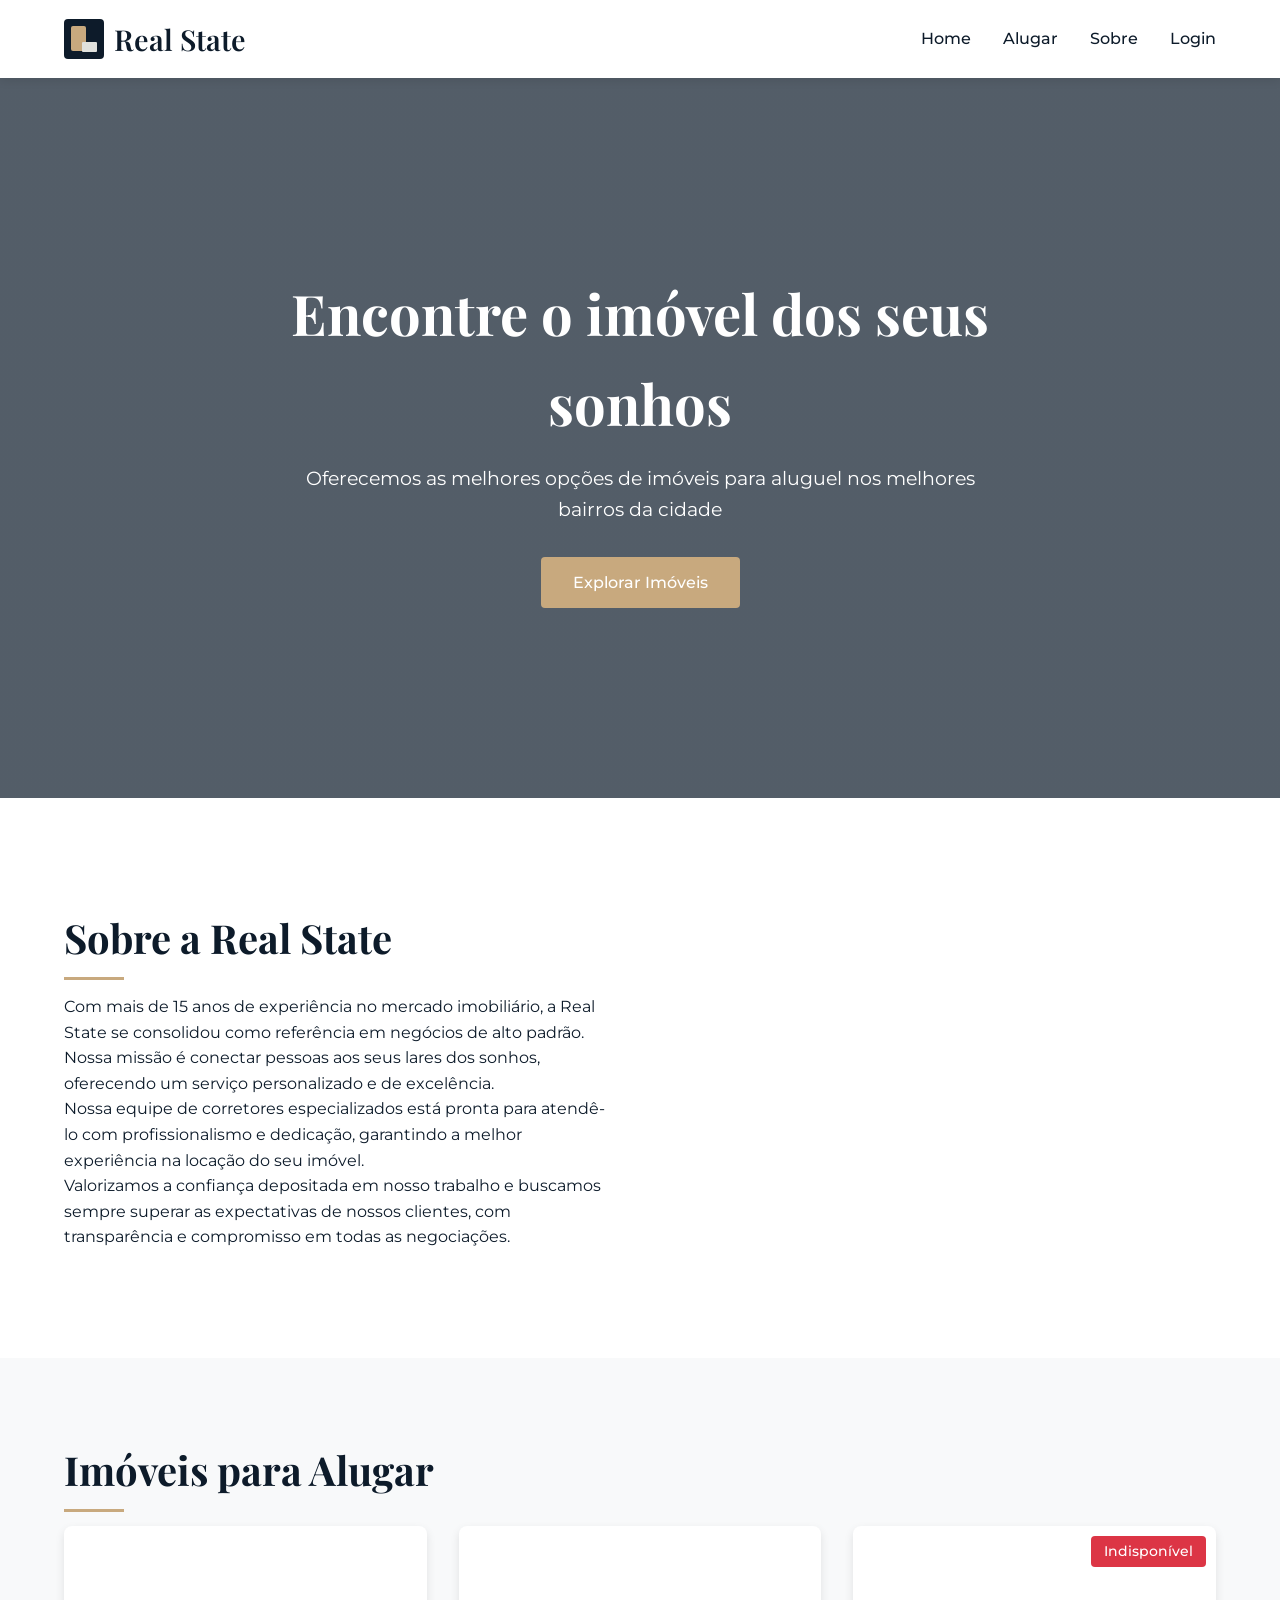
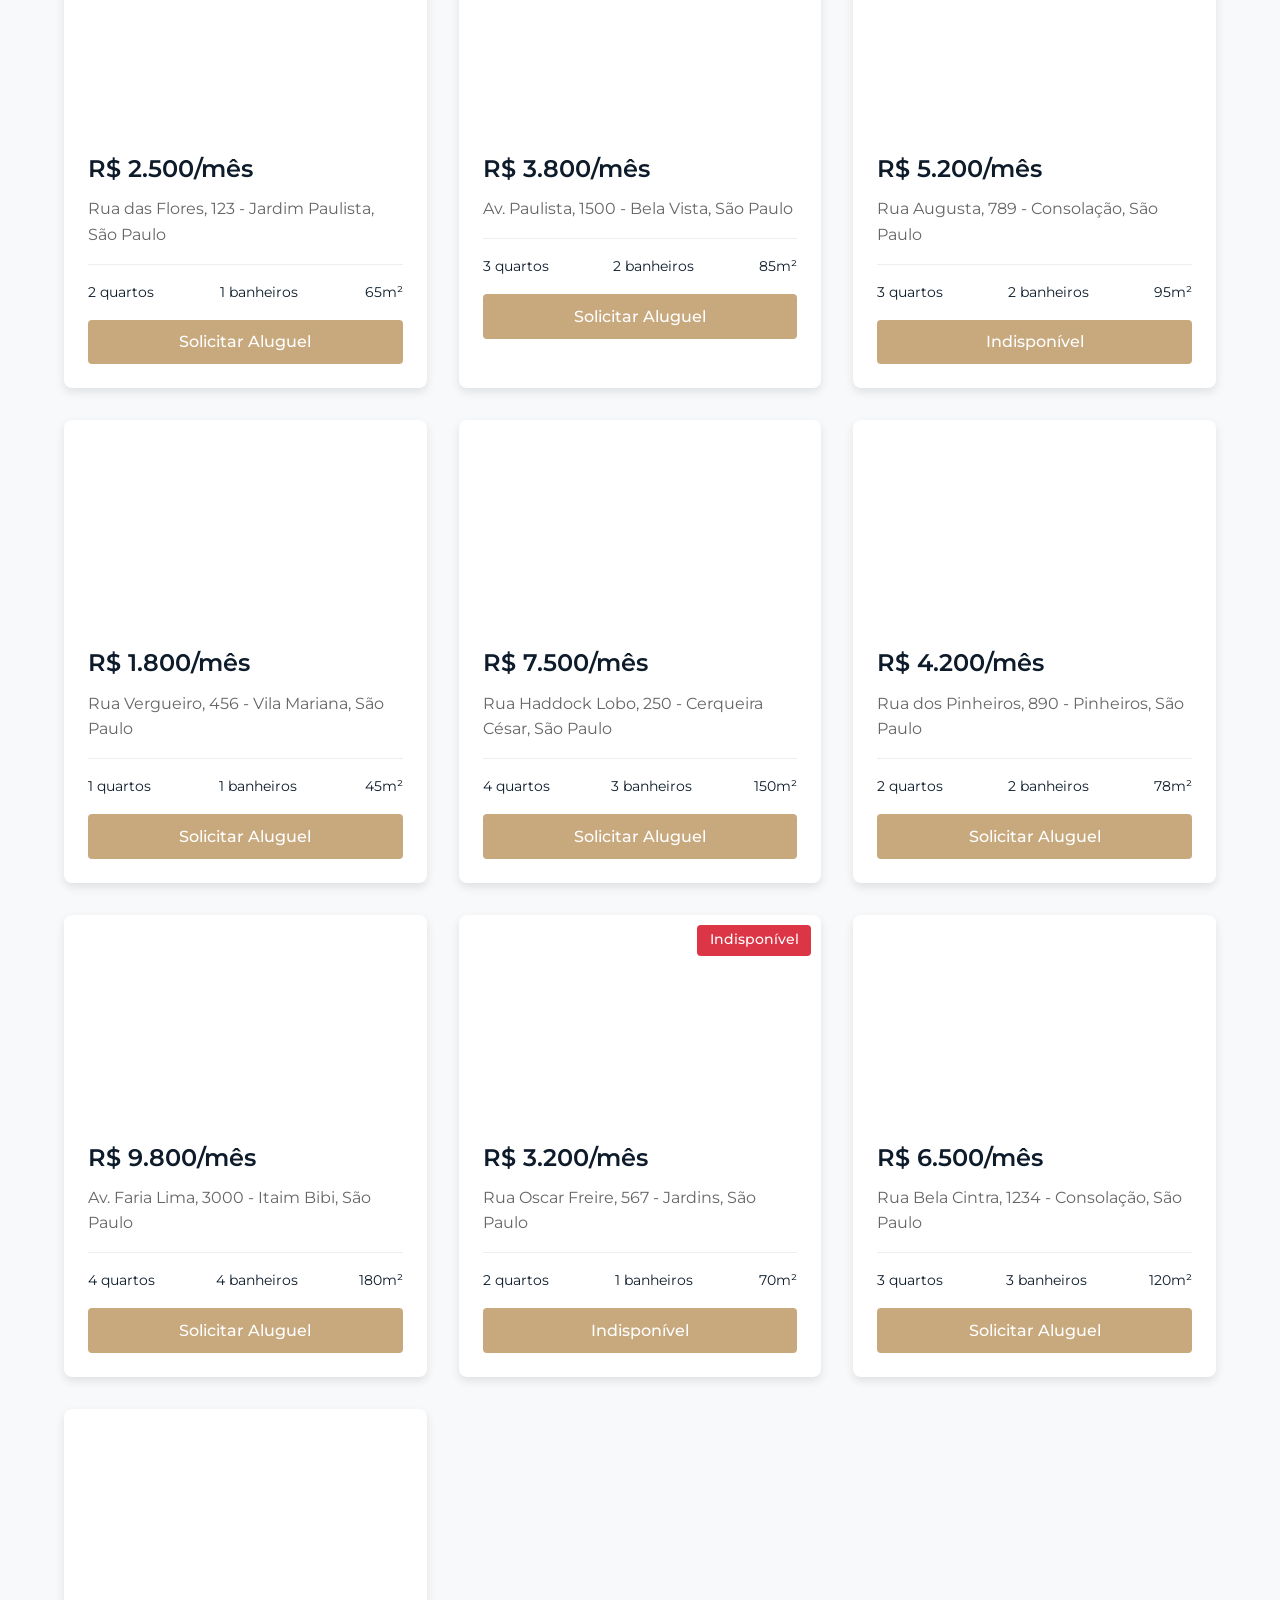
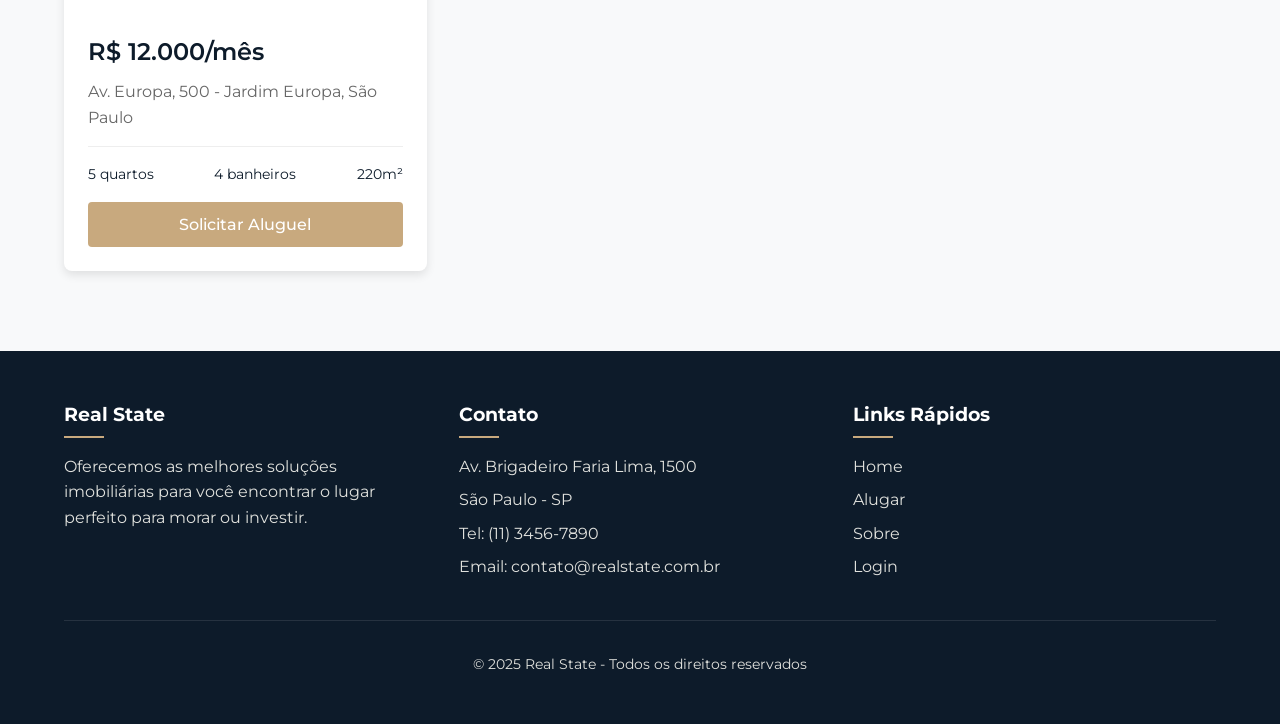
<file: index.html>
<!DOCTYPE html>
<html lang="pt-BR">
<head>
    <meta charset="UTF-8">
    <meta name="viewport" content="width=device-width, initial-scale=1.0">
    <title>Real State - Imobiliária de Luxo</title>
    <link rel="preconnect" href="https://fonts.googleapis.com">
    <link rel="preconnect" href="https://fonts.gstatic.com" crossorigin>
    <link href="https://fonts.googleapis.com/css2?family=Montserrat:wght@300;400;500;600&family=Playfair+Display:wght@400;600&display=swap" rel="stylesheet">
    <link rel="stylesheet" href="styles.css">
</head>
<body>
    <!-- Header com logo e navegação -->
    <header>
        <div class="container header-container">
            <div class="logo">
                <div class="logo-icon"></div>
                <div class="logo-text">Real State</div>
            </div>
            <nav>
                <ul>
                    <li><a href="#home">Home</a></li>
                    <li><a href="#alugar">Alugar</a></li>
                    <li><a href="#sobre">Sobre</a></li>
                    <li id="user-nav" style="display: none;">
                        <div class="user-info">
                            <span class="user-name" id="user-display-name"></span>
                            <button class="btn btn-outline" id="logout-btn">Sair</button>
                        </div>
                    </li>
                    <li id="login-nav">
                        <a href="login.html" id="login-link">Login</a>
                    </li>
                </ul>
            </nav>
        </div>
    </header>

    <!-- Hero Section -->
    <section class="hero" id="home">
        <div class="hero-content">
            <h1>Encontre o imóvel dos seus sonhos</h1>
            <p>Oferecemos as melhores opções de imóveis para aluguel nos melhores bairros da cidade</p>
            <a href="#alugar" class="btn">Explorar Imóveis</a>
        </div>
    </section>

    <!-- Sobre -->
    <section class="about" id="sobre">
        <div class="container about-container">
            <div class="about-text">
                <h2 class="section-title">Sobre a Real State</h2>
                <p>Com mais de 15 anos de experiência no mercado imobiliário, a Real State se consolidou como referência em negócios de alto padrão. Nossa missão é conectar pessoas aos seus lares dos sonhos, oferecendo um serviço personalizado e de excelência.</p>
                <p>Nossa equipe de corretores especializados está pronta para atendê-lo com profissionalismo e dedicação, garantindo a melhor experiência na locação do seu imóvel.</p>
                <p>Valorizamos a confiança depositada em nosso trabalho e buscamos sempre superar as expectativas de nossos clientes, com transparência e compromisso em todas as negociações.</p>
            </div>
            <div class="about-image"></div>
        </div>
    </section>

    <!-- Propriedades -->
    <section class="properties" id="alugar">
        <div class="container">
            <h2 class="section-title">Imóveis para Alugar</h2>
            
            <div class="property-grid" id="properties-container">
                <!-- Imóveis serão carregados dinamicamente via JavaScript -->
            </div>
        </div>
    </section>


    <!-- Modal de Solicitação de Aluguel -->
    <div class="modal" id="aluguel-modal">
        <div class="modal-content">
            <div class="modal-header">
                <h3 class="modal-title">Solicitar Aluguel</h3>
                <button class="close-modal" onclick="closeModal('aluguel-modal')">&times;</button>
            </div>
            <p id="modal-message">Para solicitar o aluguel de um imóvel, é necessário fazer login ou criar uma conta.</p>
            <div style="margin-top: 1.5rem; display: flex; gap: 1rem;">
                <button class="btn" onclick="redirectToLogin()">Fazer Login</button>
                <button class="btn btn-outline" onclick="closeModal('aluguel-modal')">Cancelar</button>
            </div>
        </div>
    </div>

    <!-- Footer -->
    <footer id="contato">
        <div class="container footer-container">
            <div class="footer-section">
                <h3>Real State</h3>
                <p>Oferecemos as melhores soluções imobiliárias para você encontrar o lugar perfeito para morar ou investir.</p>
            </div>
            
            <div class="footer-section">
                <h3>Contato</h3>
                <p>Av. Brigadeiro Faria Lima, 1500</p>
                <p>São Paulo - SP</p>
                <p>Tel: (11) 3456-7890</p>
                <p>Email: contato@realstate.com.br</p>
            </div>
            
            <div class="footer-section">
                <h3>Links Rápidos</h3>
                <a href="#home">Home</a>
                <a href="#alugar">Alugar</a>
                <a href="#sobre">Sobre</a>
                <a href="login.html">Login</a>
            </div>
        </div>
        
        <div class="container">
            <div class="copyright">
                &copy; 2025 Real State - Todos os direitos reservados
            </div>
        </div>
    </footer>

    <!-- Modal para visualizar imóvel -->
    <div class="modal" id="property-modal">
        <div class="modal-content">
            <div class="modal-header">
                <h3 class="modal-title">Detalhes do Imóvel</h3>
                <button class="close-modal" onclick="closeModal('property-modal')">&times;</button>
            </div>
            <div id="property-modal-body"></div>
        </div>
    </div>

    <!-- Modal para mensagens -->
    <div class="modal" id="message-modal">
        <div class="modal-content">
            <div class="modal-header">
                <h3 class="modal-title">Mensagem</h3>
                <button class="close-modal" onclick="closeModal('message-modal')">&times;</button>
            </div>
            <div id="message-modal-body"></div>
        </div>
    </div>

    <script src="app.js"></script>
</body>
</html>
</file>
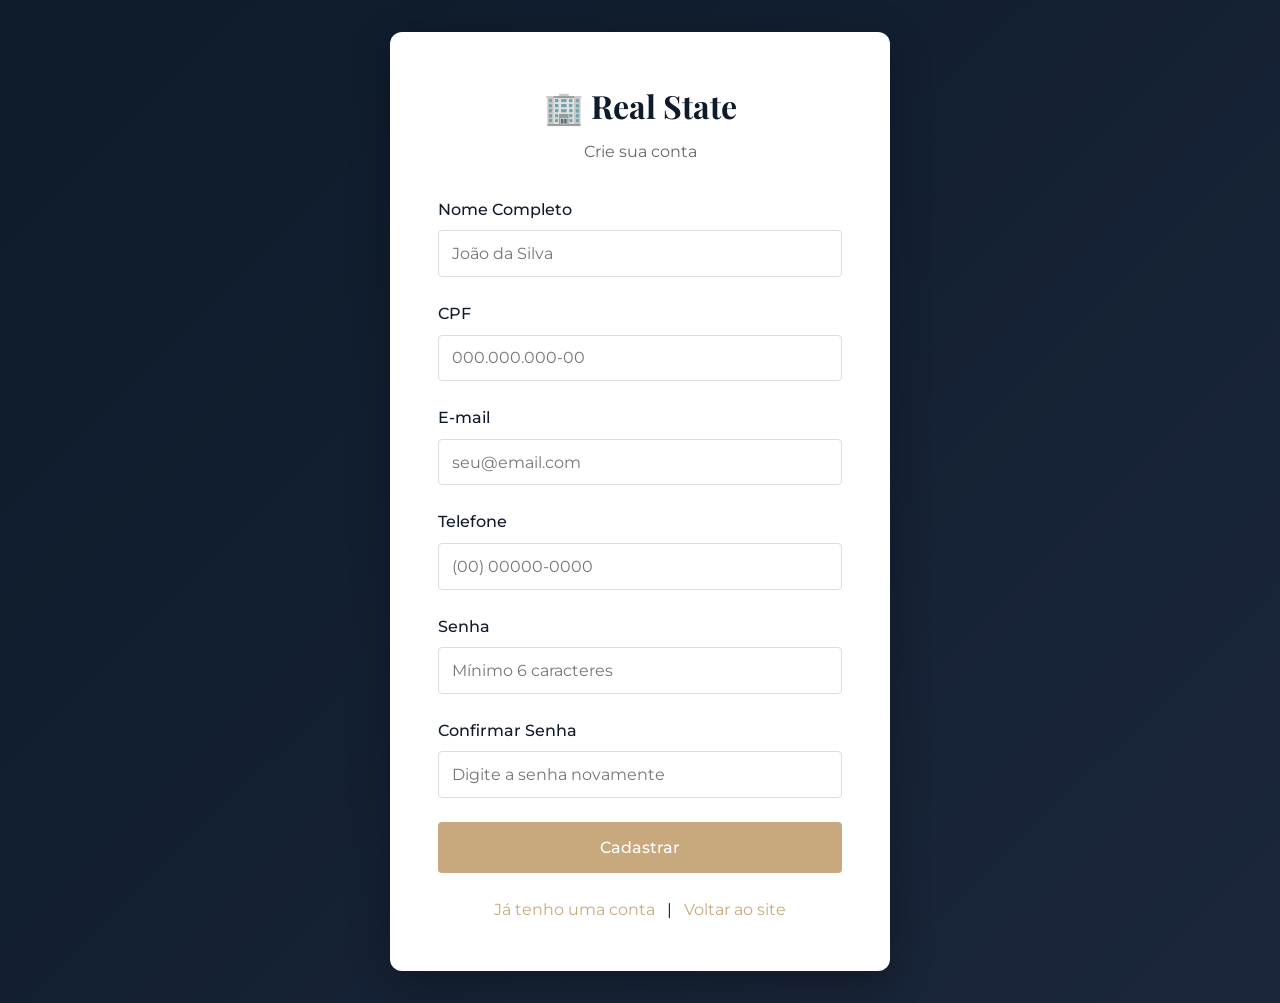
<file: cadastro.html>
<!DOCTYPE html>
<html lang="pt-BR">
<head>
    <meta charset="UTF-8">
    <meta name="viewport" content="width=device-width, initial-scale=1.0">
    <title>Cadastro - Real State</title>
    <link rel="preconnect" href="https://fonts.googleapis.com">
    <link rel="preconnect" href="https://fonts.gstatic.com" crossorigin>
    <link href="https://fonts.googleapis.com/css2?family=Montserrat:wght@300;400;500;600&family=Playfair+Display:wght@400;600&display=swap" rel="stylesheet">
    <link rel="stylesheet" href="styles.css">
    <style>
        .cadastro-container {
            min-height: 100vh;
            display: flex;
            align-items: center;
            justify-content: center;
            background: linear-gradient(135deg, #0d1b2a 0%, #1b263b 100%);
            padding: 2rem;
        }
        
        .cadastro-box {
            background: white;
            padding: 3rem;
            border-radius: 12px;
            box-shadow: 0 10px 40px rgba(0,0,0,0.3);
            max-width: 500px;
            width: 100%;
        }
        
        .cadastro-header {
            text-align: center;
            margin-bottom: 2rem;
        }
        
        .cadastro-header h1 {
            font-family: 'Playfair Display', serif;
            color: #0d1b2a;
            margin-bottom: 0.5rem;
        }
        
        .cadastro-header p {
            color: #666;
        }
        
        .form-group {
            margin-bottom: 1.5rem;
        }
        
        .form-group label {
            display: block;
            margin-bottom: 0.5rem;
            color: #0d1b2a;
            font-weight: 500;
        }
        
        .form-group input {
            width: 100%;
            padding: 0.8rem;
            border: 1px solid #ddd;
            border-radius: 4px;
            font-size: 1rem;
            transition: border-color 0.3s;
        }
        
        .form-group input:focus {
            outline: none;
            border-color: #c8a97e;
        }
        
        .btn {
            width: 100%;
            padding: 1rem;
            background-color: #c8a97e;
            color: white;
            border: none;
            border-radius: 4px;
            font-size: 1rem;
            font-weight: 500;
            cursor: pointer;
            transition: background-color 0.3s;
        }
        
        .btn:hover {
            background-color: #b8996e;
        }
        
        .alert {
            padding: 1rem;
            border-radius: 4px;
            margin-bottom: 1rem;
            display: none;
        }
        
        .alert.success {
            background-color: #d4edda;
            color: #155724;
            border: 1px solid #c3e6cb;
        }
        
        .alert.error {
            background-color: #f8d7da;
            color: #721c24;
            border: 1px solid #f5c6cb;
        }
        
        .links {
            margin-top: 1.5rem;
            text-align: center;
        }
        
        .links a {
            color: #c8a97e;
            text-decoration: none;
            margin: 0 0.5rem;
        }
        
        .links a:hover {
            text-decoration: underline;
        }
    </style>
</head>
<body>
    <div class="cadastro-container">
        <div class="cadastro-box">
            <div class="cadastro-header">
                <h1>🏢 Real State</h1>
                <p>Crie sua conta</p>
            </div>
            
            <div class="alert" id="alert-message"></div>
            
            <form id="cadastro-form">
                <div class="form-group">
                    <label for="nome">Nome Completo</label>
                    <input type="text" id="nome" required placeholder="João da Silva">
                </div>
                <div class="form-group">
                    <label for="cpf">CPF</label>
                    <input type="text" id="cpf" required placeholder="000.000.000-00" maxlength="14">
                </div>
                <div class="form-group">
                    <label for="email">E-mail</label>
                    <input type="email" id="email" required placeholder="seu@email.com">
                </div>
                <div class="form-group">
                    <label for="telefone">Telefone</label>
                    <input type="tel" id="telefone" required placeholder="(00) 00000-0000">
                </div>
                <div class="form-group">
                    <label for="senha">Senha</label>
                    <input type="password" id="senha" required placeholder="Mínimo 6 caracteres">
                </div>
                <div class="form-group">
                    <label for="confirmar-senha">Confirmar Senha</label>
                    <input type="password" id="confirmar-senha" required placeholder="Digite a senha novamente">
                </div>
                <button type="submit" class="btn">Cadastrar</button>
            </form>
            
            <div class="links">
                <a href="login.html">Já tenho uma conta</a> |
                <a href="index.html">Voltar ao site</a>
            </div>
        </div>
    </div>
    
    <script>
        const API_URL = 'http://localhost/projetoRealEstate/api';
        
        // Máscara para CPF
        document.getElementById('cpf').addEventListener('input', function(e) {
            let value = e.target.value.replace(/\D/g, '');
            if (value.length <= 11) {
                value = value.replace(/(\d{3})(\d)/, '$1.$2');
                value = value.replace(/(\d{3})(\d)/, '$1.$2');
                value = value.replace(/(\d{3})(\d{1,2})$/, '$1-$2');
                e.target.value = value;
            }
        });
        
        // Máscara para telefone
        document.getElementById('telefone').addEventListener('input', function(e) {
            let value = e.target.value.replace(/\D/g, '');
            if (value.length <= 11) {
                value = value.replace(/(\d{2})(\d)/, '($1) $2');
                value = value.replace(/(\d{5})(\d)/, '$1-$2');
                e.target.value = value;
            }
        });
        
        document.getElementById('cadastro-form').addEventListener('submit', async function(e) {
            e.preventDefault();
            
            const nome = document.getElementById('nome').value;
            const cpf = document.getElementById('cpf').value.replace(/\D/g, '');
            const email = document.getElementById('email').value;
            const telefone = document.getElementById('telefone').value.replace(/\D/g, '');
            const senha = document.getElementById('senha').value;
            const confirmarSenha = document.getElementById('confirmar-senha').value;
            
            // Validações
            if (senha !== confirmarSenha) {
                showAlert('As senhas não coincidem', 'error');
                return;
            }
            
            if (senha.length < 6) {
                showAlert('A senha deve ter no mínimo 6 caracteres', 'error');
                return;
            }
            
            if (cpf.length !== 11) {
                showAlert('CPF inválido', 'error');
                return;
            }
            
            try {
                const response = await fetch(`${API_URL}/cadastro.php`, {
                    method: 'POST',
                    headers: {
                        'Content-Type': 'application/json'
                    },
                    body: JSON.stringify({ nome, cpf, email, telefone, senha })
                });
                
                const data = await response.json();
                
                if (response.ok) {
                    showAlert('Cadastro realizado com sucesso!', 'success');
                    
                    setTimeout(() => {
                        window.location.href = 'login.html';
                    }, 1500);
                } else {
                    showAlert(data.message || 'Erro ao fazer cadastro', 'error');
                }
            } catch (error) {
                console.error('Erro:', error);
                showAlert('Erro ao conectar com o servidor', 'error');
            }
        });
        
        function showAlert(message, type) {
            const alert = document.getElementById('alert-message');
            alert.textContent = message;
            alert.className = 'alert ' + type;
            alert.style.display = 'block';
        }
    </script>
</body>
</html>
</file>
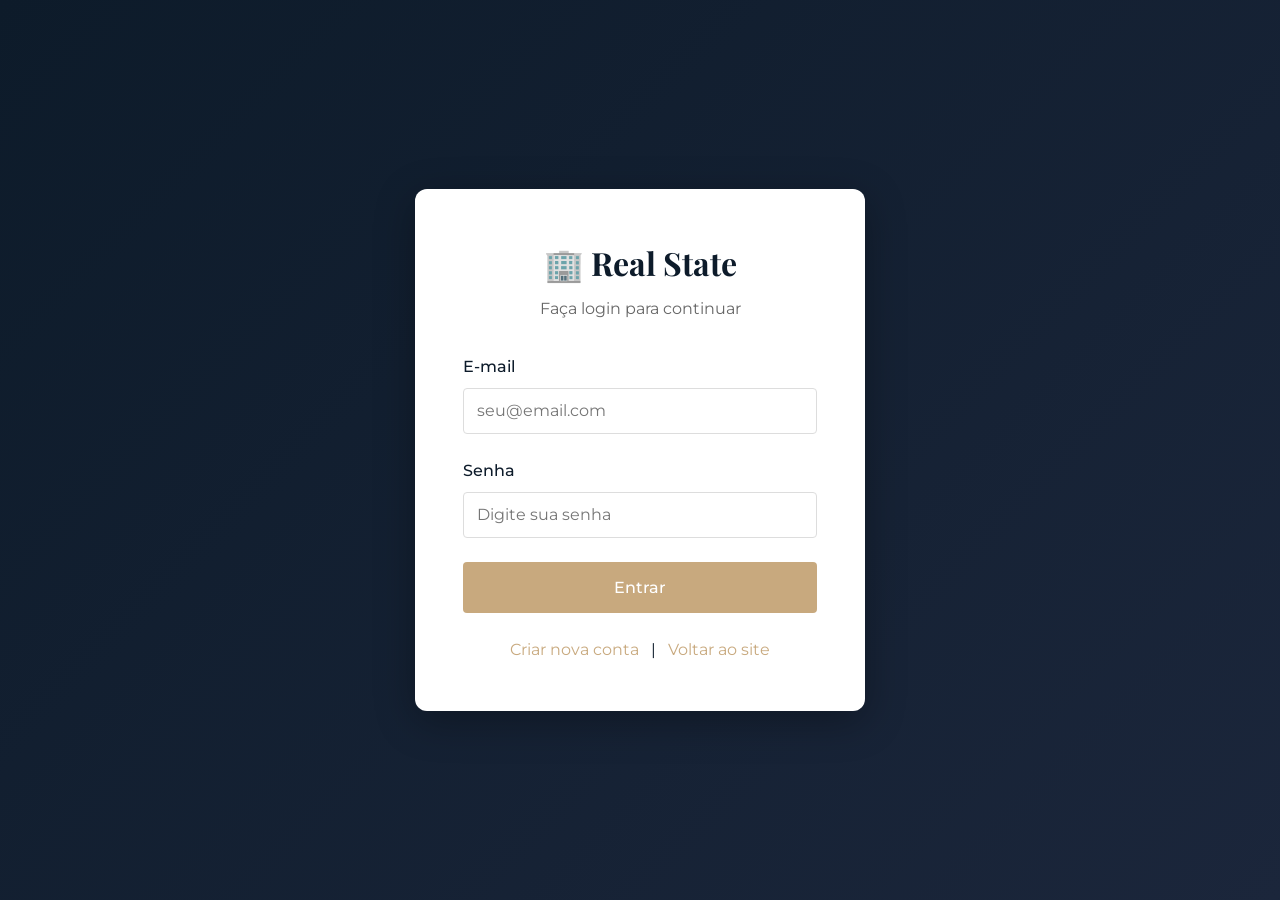
<file: login.html>
<!DOCTYPE html>
<html lang="pt-BR">
<head>
    <meta charset="UTF-8">
    <meta name="viewport" content="width=device-width, initial-scale=1.0">
    <title>Login - Real State</title>
    <link rel="preconnect" href="https://fonts.googleapis.com">
    <link rel="preconnect" href="https://fonts.gstatic.com" crossorigin>
    <link href="https://fonts.googleapis.com/css2?family=Montserrat:wght@300;400;500;600&family=Playfair+Display:wght@400;600&display=swap" rel="stylesheet">
    <link rel="stylesheet" href="styles.css">
    <style>
        .login-container {
            min-height: 100vh;
            display: flex;
            align-items: center;
            justify-content: center;
            background: linear-gradient(135deg, #0d1b2a 0%, #1b263b 100%);
            padding: 2rem;
        }
        
        .login-box {
            background: white;
            padding: 3rem;
            border-radius: 12px;
            box-shadow: 0 10px 40px rgba(0,0,0,0.3);
            max-width: 450px;
            width: 100%;
        }
        
        .login-header {
            text-align: center;
            margin-bottom: 2rem;
        }
        
        .login-header h1 {
            font-family: 'Playfair Display', serif;
            color: #0d1b2a;
            margin-bottom: 0.5rem;
        }
        
        .login-header p {
            color: #666;
        }
        
        .form-group {
            margin-bottom: 1.5rem;
        }
        
        .form-group label {
            display: block;
            margin-bottom: 0.5rem;
            color: #0d1b2a;
            font-weight: 500;
        }
        
        .form-group input {
            width: 100%;
            padding: 0.8rem;
            border: 1px solid #ddd;
            border-radius: 4px;
            font-size: 1rem;
            transition: border-color 0.3s;
        }
        
        .form-group input:focus {
            outline: none;
            border-color: #c8a97e;
        }
        
        .btn {
            width: 100%;
            padding: 1rem;
            background-color: #c8a97e;
            color: white;
            border: none;
            border-radius: 4px;
            font-size: 1rem;
            font-weight: 500;
            cursor: pointer;
            transition: background-color 0.3s;
        }
        
        .btn:hover {
            background-color: #b8996e;
        }
        
        .alert {
            padding: 1rem;
            border-radius: 4px;
            margin-bottom: 1rem;
            display: none;
        }
        
        .alert.success {
            background-color: #d4edda;
            color: #155724;
            border: 1px solid #c3e6cb;
        }
        
        .alert.error {
            background-color: #f8d7da;
            color: #721c24;
            border: 1px solid #f5c6cb;
        }
        
        .links {
            margin-top: 1.5rem;
            text-align: center;
        }
        
        .links a {
            color: #c8a97e;
            text-decoration: none;
            margin: 0 0.5rem;
        }
        
        .links a:hover {
            text-decoration: underline;
        }
    </style>
</head>
<body>
    <div class="login-container">
        <div class="login-box">
            <div class="login-header">
                <h1>🏢 Real State</h1>
                <p>Faça login para continuar</p>
            </div>
            
            <div class="alert" id="alert-message"></div>
            
            <form id="login-form">
                <div class="form-group">
                    <label for="email">E-mail</label>
                    <input type="email" id="email" required placeholder="seu@email.com">
                </div>
                <div class="form-group">
                    <label for="senha">Senha</label>
                    <input type="password" id="senha" required placeholder="Digite sua senha">
                </div>
                <button type="submit" class="btn">Entrar</button>
            </form>
            
            <div class="links">
                <a href="cadastro.html">Criar nova conta</a> |
                <a href="index.html">Voltar ao site</a>
            </div>
        </div>
    </div>
    
    <script>
        const API_URL = 'http://localhost/projetoRealEstate/api';
        
        document.getElementById('login-form').addEventListener('submit', async function(e) {
            e.preventDefault();
            
            const email = document.getElementById('email').value;
            const senha = document.getElementById('senha').value;
            
            try {
                const response = await fetch(`${API_URL}/login.php`, {
                    method: 'POST',
                    headers: {
                        'Content-Type': 'application/json'
                    },
                    body: JSON.stringify({ email, senha })
                });
                
                const data = await response.json();
                
                if (response.ok) {
                    // Salvar dados do usuário no localStorage
                    localStorage.setItem('user', JSON.stringify(data));
                    
                    showAlert('Login realizado com sucesso!', 'success');
                    
                    // Redirecionar baseado no tipo de usuário
                    setTimeout(() => {
                        if (data.tipo === 'locador') {
                            window.location.href = 'proprietario.html';
                        } else {
                            window.location.href = 'index.html';
                        }
                    }, 1000);
                } else {
                    showAlert(data.message || 'Erro ao fazer login', 'error');
                }
            } catch (error) {
                console.error('Erro:', error);
                showAlert('Erro ao conectar com o servidor', 'error');
            }
        });
        
        function showAlert(message, type) {
            const alert = document.getElementById('alert-message');
            alert.textContent = message;
            alert.className = 'alert ' + type;
            alert.style.display = 'block';
        }
    </script>
</body>
</html>
</file>
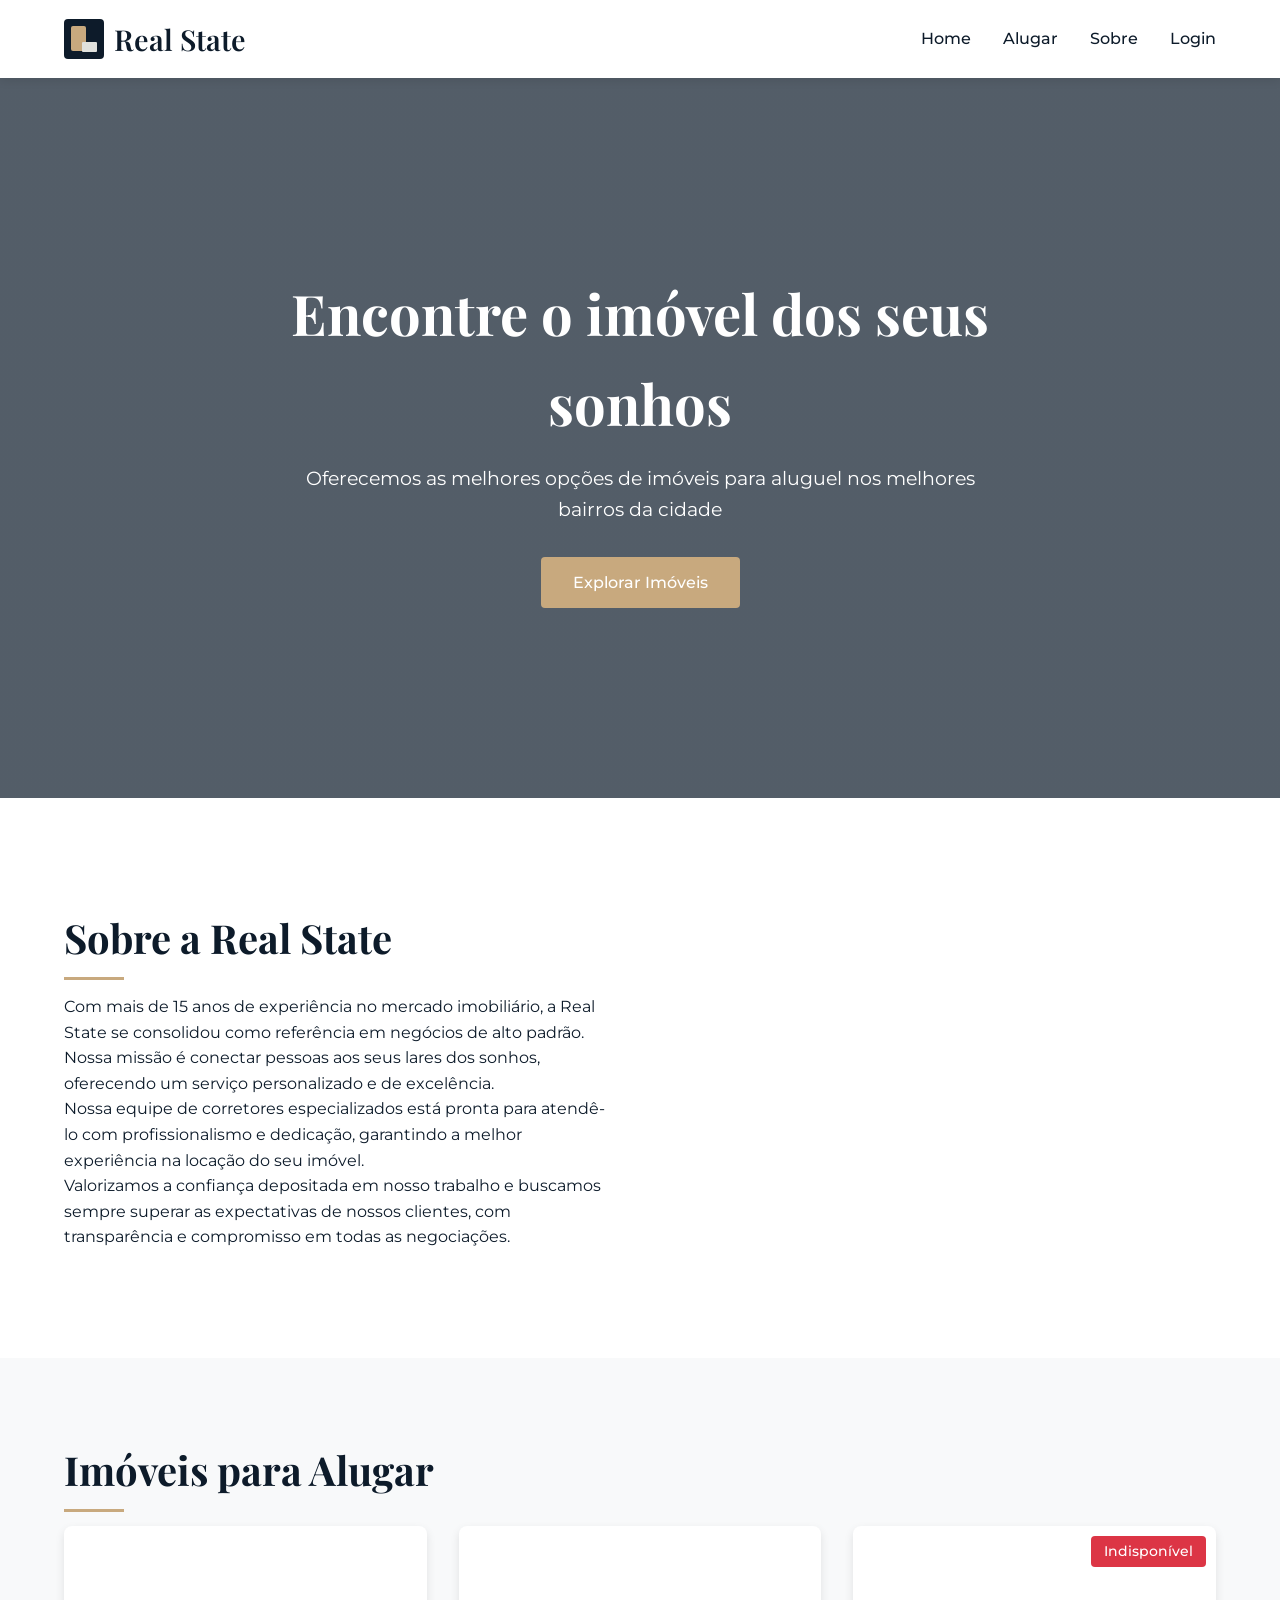
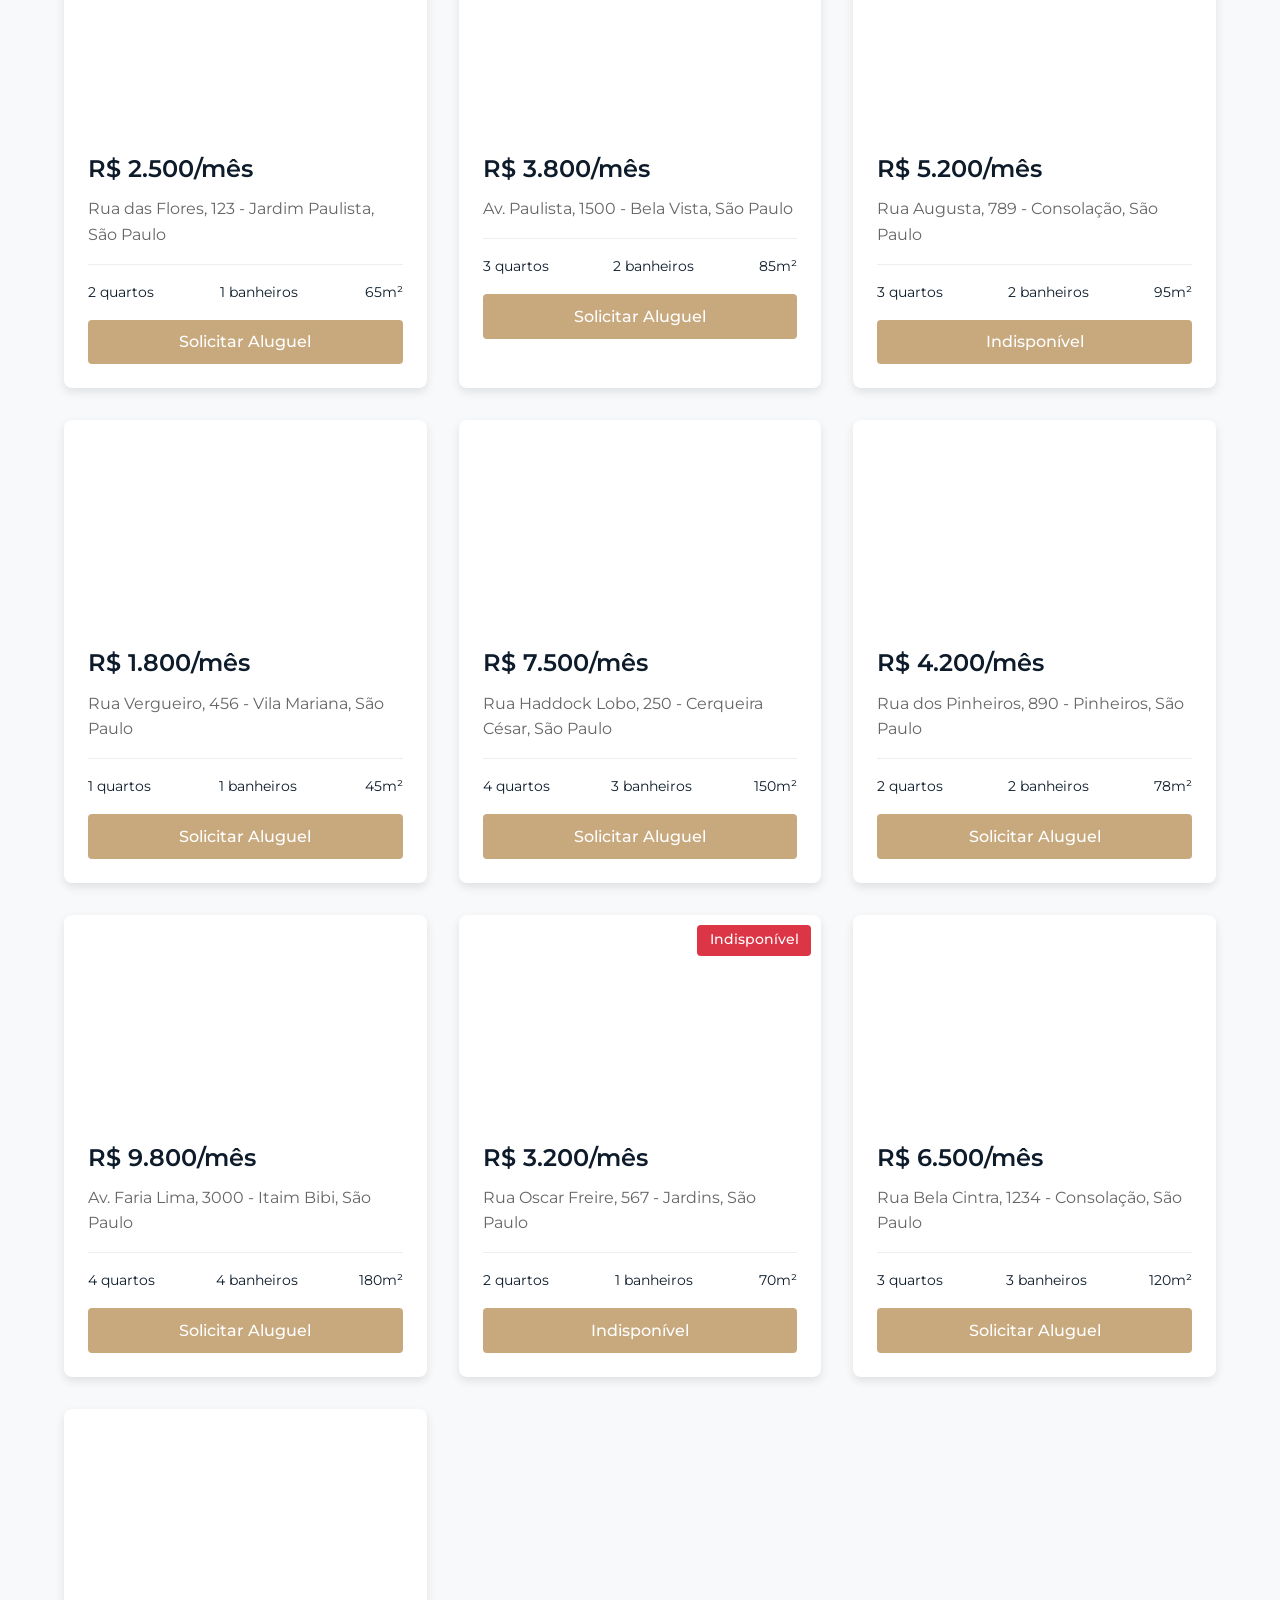
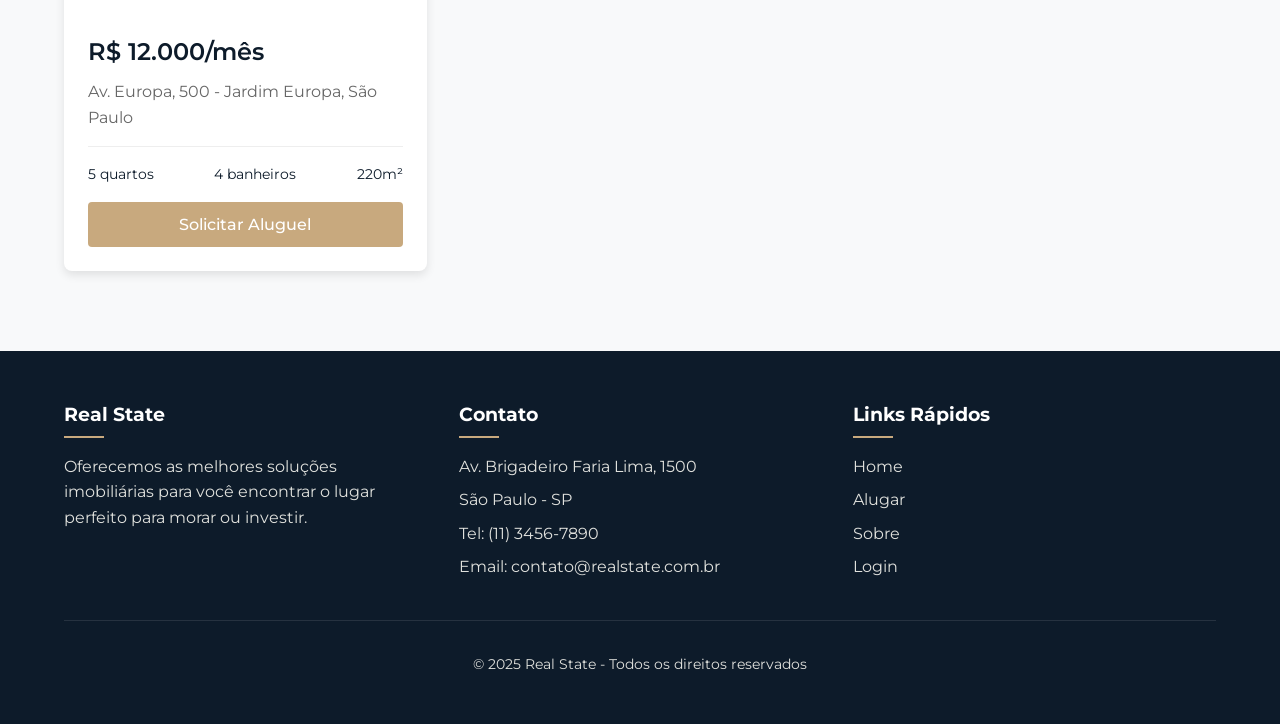
<file: proprietario.html>
<!DOCTYPE html>
<html lang="pt-BR">
<head>
    <meta charset="UTF-8">
    <meta name="viewport" content="width=device-width, initial-scale=1.0">
    <title>Painel do Proprietário - Real State</title>
    <link rel="preconnect" href="https://fonts.googleapis.com">
    <link rel="preconnect" href="https://fonts.gstatic.com" crossorigin>
    <link href="https://fonts.googleapis.com/css2?family=Montserrat:wght@300;400;500;600&family=Playfair+Display:wght@400;600&display=swap" rel="stylesheet">
    <link rel="stylesheet" href="styles.css">
    <style>
        .dashboard {
            padding: 6rem 0 2rem;
            background: #f5f5f5;
            min-height: 100vh;
        }
        
        .dashboard-header {
            background: white;
            padding: 2rem;
            margin-bottom: 2rem;
            border-radius: 12px;
            box-shadow: 0 2px 10px rgba(0,0,0,0.1);
        }
        
        .dashboard-header h1 {
            font-family: 'Playfair Display', serif;
            color: #0d1b2a;
            margin-bottom: 0.5rem;
        }
        
        .dashboard-nav {
            display: flex;
            gap: 1rem;
            margin-top: 1.5rem;
            flex-wrap: wrap;
        }
        
        .dashboard-nav .btn {
            padding: 0.8rem 1.5rem;
        }
        
        .stats-grid {
            display: grid;
            grid-template-columns: repeat(auto-fit, minmax(250px, 1fr));
            gap: 1.5rem;
            margin-bottom: 2rem;
        }
        
        .stat-card {
            background: white;
            padding: 2rem;
            border-radius: 12px;
            box-shadow: 0 2px 10px rgba(0,0,0,0.1);
            text-align: center;
        }
        
        .stat-number {
            font-size: 2.5rem;
            font-weight: 600;
            color: #c8a97e;
            margin-bottom: 0.5rem;
        }
        
        .stat-label {
            color: #666;
            font-size: 0.95rem;
        }
        
        .dashboard-content {
            background: white;
            padding: 2rem;
            border-radius: 12px;
            box-shadow: 0 2px 10px rgba(0,0,0,0.1);
        }
        
        .table-container {
            overflow-x: auto;
            margin-top: 1.5rem;
        }
        
        table {
            width: 100%;
            border-collapse: collapse;
        }
        
        table th {
            background: #f8f9fa;
            padding: 1rem;
            text-align: left;
            font-weight: 600;
            color: #0d1b2a;
            border-bottom: 2px solid #ddd;
        }
        
        table td {
            padding: 1rem;
            border-bottom: 1px solid #eee;
        }
        
        table tr:hover {
            background: #f8f9fa;
        }
        
        .status-badge {
            padding: 0.3rem 0.8rem;
            border-radius: 20px;
            font-size: 0.85rem;
            font-weight: 500;
        }
        
        .status-disponivel {
            background: #d4edda;
            color: #155724;
        }
        
        .status-alugado {
            background: #f8d7da;
            color: #721c24;
        }
        
        .btn-small {
            padding: 0.4rem 0.8rem;
            font-size: 0.85rem;
            margin: 0 0.2rem;
        }
        
        .btn-success {
            background-color: #28a745;
        }
        
        .btn-success:hover {
            background-color: #218838;
        }
        
        .btn-danger {
            background-color: #dc3545;
        }
        
        .btn-danger:hover {
            background-color: #c82333;
        }
    </style>
</head>
<body>
    <!-- Header -->
    <header>
        <div class="container header-container">
            <a href="index.html" class="logo">
                <div class="logo-icon"></div>
                <div class="logo-text">Real State</div>
            </a>
            <nav>
                <ul>
                    <li><a href="index.html">Home</a></li>
                    <li id="user-nav">
                        <div class="user-info">
                            <span class="user-name" id="user-display-name"></span>
                            <button class="btn btn-outline" onclick="handleLogout()">Sair</button>
                        </div>
                    </li>
                </ul>
            </nav>
        </div>
    </header>

    <!-- Dashboard -->
    <div class="dashboard">
        <div class="container">
            <div class="dashboard-header">
                <h1>Painel do Proprietário</h1>
                <p>Gerencie seus imóveis e mensagens</p>
                
                <div class="dashboard-nav">
                    <button class="btn" onclick="showSection('stats')">Estatísticas</button>
                    <button class="btn" onclick="showSection('imoveis')">Gerenciar Imóveis</button>
                    <button class="btn" onclick="showSection('mensagens')">Mensagens dos Clientes</button>
                </div>
            </div>

            <!-- Estatísticas -->
            <div id="stats-section" class="dashboard-section">
                <div class="stats-grid">
                    <div class="stat-card">
                        <div class="stat-number" id="total-imoveis">10</div>
                        <div class="stat-label">Total de Imóveis</div>
                    </div>
                    <div class="stat-card">
                        <div class="stat-number" id="imoveis-disponiveis">8</div>
                        <div class="stat-label">Imóveis Disponíveis</div>
                    </div>
                    <div class="stat-card">
                        <div class="stat-number" id="imoveis-alugados">2</div>
                        <div class="stat-label">Imóveis Alugados</div>
                    </div>
                    <div class="stat-card">
                        <div class="stat-number" id="total-mensagens">0</div>
                        <div class="stat-label">Mensagens Recebidas</div>
                    </div>
                </div>
            </div>

            <!-- Gerenciar Imóveis -->
            <div id="imoveis-section" class="dashboard-content" style="display: none;">
                <h2 class="section-title">Gerenciar Imóveis</h2>
                
                <div class="table-container">
                    <table>
                        <thead>
                            <tr>
                                <th>ID</th>
                                <th>Endereço</th>
                                <th>Preço</th>
                                <th>Detalhes</th>
                                <th>Status</th>
                                <th>Ações</th>
                            </tr>
                        </thead>
                        <tbody id="imoveis-table-body">
                            <!-- Será preenchido via JavaScript -->
                        </tbody>
                    </table>
                </div>
            </div>

            <!-- Mensagens -->
            <div id="mensagens-section" class="dashboard-content" style="display: none;">
                <h2 class="section-title">Mensagens dos Clientes</h2>
                
                <div class="table-container">
                    <table>
                        <thead>
                            <tr>
                                <th>Remetente</th>
                                <th>Mensagem</th>
                                <th>Data</th>
                                <th>Ações</th>
                            </tr>
                        </thead>
                        <tbody id="mensagens-table-body">
                            <tr>
                                <td colspan="4" style="text-align: center;">Nenhuma mensagem recebida</td>
                            </tr>
                        </tbody>
                    </table>
                </div>
            </div>
        </div>
    </div>
    
    <script>
        const API_URL = 'http://localhost/projetoRealEstate/api';
        let currentUser = null;
        
        const imoveis = [
            { id: 1, endereco: 'Rua das Flores, 123 - Jardim Paulista, São Paulo', preco: 2500, quartos: 2, banheiros: 1, area: 65, status: 'disponivel' },
            { id: 2, endereco: 'Av. Paulista, 1500 - Bela Vista, São Paulo', preco: 3800, quartos: 3, banheiros: 2, area: 85, status: 'disponivel' },
            { id: 3, endereco: 'Rua Augusta, 789 - Consolação, São Paulo', preco: 5200, quartos: 3, banheiros: 2, area: 95, status: 'alugado' },
            { id: 4, endereco: 'Rua Vergueiro, 456 - Vila Mariana, São Paulo', preco: 1800, quartos: 1, banheiros: 1, area: 45, status: 'disponivel' },
            { id: 5, endereco: 'Rua Haddock Lobo, 250 - Cerqueira César, São Paulo', preco: 7500, quartos: 4, banheiros: 3, area: 150, status: 'disponivel' },
            { id: 6, endereco: 'Rua dos Pinheiros, 890 - Pinheiros, São Paulo', preco: 4200, quartos: 2, banheiros: 2, area: 78, status: 'disponivel' },
            { id: 7, endereco: 'Av. Faria Lima, 3000 - Itaim Bibi, São Paulo', preco: 9800, quartos: 4, banheiros: 4, area: 180, status: 'disponivel' },
            { id: 8, endereco: 'Rua Oscar Freire, 567 - Jardins, São Paulo', preco: 3200, quartos: 2, banheiros: 1, area: 70, status: 'alugado' },
            { id: 9, endereco: 'Rua Bela Cintra, 1234 - Consolação, São Paulo', preco: 6500, quartos: 3, banheiros: 3, area: 120, status: 'disponivel' },
            { id: 10, endereco: 'Av. Europa, 500 - Jardim Europa, São Paulo', preco: 12000, quartos: 5, banheiros: 4, area: 220, status: 'disponivel' }
        ];
        
        document.addEventListener('DOMContentLoaded', function() {
            currentUser = JSON.parse(localStorage.getItem('user'));
            
            if (!currentUser || currentUser.tipo !== 'locador') {
                alert('Acesso negado! Esta área é exclusiva para proprietários.');
                window.location.href = 'index.html';
                return;
            }
            
            document.getElementById('user-display-name').textContent = currentUser.nome;
            
            loadImoveis();
            loadMensagens();
            updateStats();
        });
        
        function showSection(section) {
            document.querySelectorAll('.dashboard-section, .dashboard-content').forEach(el => {
                el.style.display = 'none';
            });
            
            if (section === 'stats') {
                document.getElementById('stats-section').style.display = 'block';
            } else {
                document.getElementById(`${section}-section`).style.display = 'block';
            }
        }
        
        function loadImoveis() {
            const tbody = document.getElementById('imoveis-table-body');
            tbody.innerHTML = '';
            
            imoveis.forEach(imovel => {
                const tr = document.createElement('tr');
                tr.innerHTML = `
                    <td>${imovel.id}</td>
                    <td>${imovel.endereco}</td>
                    <td>R$ ${imovel.preco.toLocaleString('pt-BR')}</td>
                    <td>${imovel.quartos}Q, ${imovel.banheiros}B, ${imovel.area}m²</td>
                    <td>
                        <span class="status-badge status-${imovel.status}">
                            ${imovel.status === 'disponivel' ? 'Disponível' : 'Alugado'}
                        </span>
                    </td>
                    <td>
                        <button class="btn btn-small btn-${imovel.status === 'disponivel' ? 'danger' : 'success'}" 
                                onclick="toggleStatus(${imovel.id})">
                            ${imovel.status === 'disponivel' ? 'Marcar como Alugado' : 'Marcar como Disponível'}
                        </button>
                    </td>
                `;
                tbody.appendChild(tr);
            });
        }
        
        async function loadMensagens() {
            try {
                const response = await fetch(`${API_URL}/mensagens.php?user_id=${currentUser.id}`);
                
                if (response.ok) {
                    const mensagens = await response.json();
                    displayMensagens(mensagens);
                    document.getElementById('total-mensagens').textContent = mensagens.length;
                }
            } catch (error) {
                console.error('Erro ao carregar mensagens:', error);
            }
        }
        
        function displayMensagens(mensagens) {
            const tbody = document.getElementById('mensagens-table-body');
            
            if (mensagens.length === 0) {
                tbody.innerHTML = '<tr><td colspan="4" style="text-align: center;">Nenhuma mensagem recebida</td></tr>';
                return;
            }
            
            tbody.innerHTML = '';
            
            mensagens.forEach(msg => {
                const tr = document.createElement('tr');
                const date = new Date(msg.dataEnvio);
                
                tr.innerHTML = `
                    <td><strong>${msg.nome_remetente}</strong></td>
                    <td>${msg.conteudo}</td>
                    <td>${date.toLocaleString('pt-BR')}</td>
                    <td>
                        <button class="btn btn-small" onclick="responderMensagem(${msg.id_remetente}, '${msg.nome_remetente}')">
                            Responder
                        </button>
                    </td>
                `;
                tbody.appendChild(tr);
            });
        }
        
        function toggleStatus(imovelId) {
            const imovel = imoveis.find(i => i.id === imovelId);
            if (!imovel) return;
            
            const novoStatus = imovel.status === 'disponivel' ? 'alugado' : 'disponivel';
            
            if (confirm(`Alterar status do imóvel para "${novoStatus === 'disponivel' ? 'Disponível' : 'Alugado'}"?`)) {
                imovel.status = novoStatus;
                loadImoveis();
                updateStats();
                
                // Aqui você faria a chamada para a API para atualizar no banco
                // updateStatusAPI(imovelId, novoStatus);
            }
        }
        
        function updateStats() {
            const disponiveis = imoveis.filter(i => i.status === 'disponivel').length;
            const alugados = imoveis.filter(i => i.status === 'alugado').length;
            
            document.getElementById('total-imoveis').textContent = imoveis.length;
            document.getElementById('imoveis-disponiveis').textContent = disponiveis;
            document.getElementById('imoveis-alugados').textContent = alugados;
        }
        
        async function responderMensagem(destinatarioId, nomeDestinatario) {
            const resposta = prompt(`Responder para ${nomeDestinatario}:`);
            
            if (!resposta) return;
            
            try {
                const response = await fetch(`${API_URL}/mensagens.php`, {
                    method: 'POST',
                    headers: {
                        'Content-Type': 'application/json'
                    },
                    body: JSON.stringify({
                        conteudo: resposta,
                        id_remetente: currentUser.id,
                        id_destinatario: destinatarioId
                    })
                });
                
                if (response.ok) {
                    alert('Resposta enviada com sucesso!');
                } else {
                    alert('Erro ao enviar resposta');
                }
            } catch (error) {
                console.error('Erro:', error);
                alert('Erro ao enviar resposta');
            }
        }
        
        function handleLogout() {
            localStorage.removeItem('user');
            window.location.href = 'index.html';
        }
    </script>
</body>
</html>
</file>
<file: styles.css>
:root {
    --color-primary: #0d1b2a;
    --color-secondary: #1b263b;
    --color-accent: #e0e1dd;
    --color-light: #f8f9fa;
    --color-gold: #c8a97e;
    --color-success: #28a745;
    --color-danger: #dc3545;
    --color-warning: #ffc107;
}

* {
    margin: 0;
    padding: 0;
    box-sizing: border-box;
}

body {
    font-family: 'Montserrat', sans-serif;
    color: var(--color-primary);
    background-color: var(--color-light);
    line-height: 1.6;
}

.container {
    width: 90%;
    max-width: 1200px;
    margin: 0 auto;
}

/* Header e Navegação */
header {
    background-color: white;
    box-shadow: 0 2px 10px rgba(0, 0, 0, 0.1);
    position: sticky;
    top: 0;
    z-index: 100;
}

.header-container {
    display: flex;
    justify-content: space-between;
    align-items: center;
    padding: 1rem 0;
}

.logo {
    display: flex;
    align-items: center;
    text-decoration: none;
}

.logo-icon {
    width: 40px;
    height: 40px;
    background-color: var(--color-primary);
    position: relative;
    margin-right: 10px;
    border-radius: 4px;
}

.logo-icon:before {
    content: "";
    position: absolute;
    width: 15px;
    height: 25px;
    background-color: var(--color-gold);
    top: 7px;
    left: 7px;
    border-radius: 2px;
}

.logo-icon:after {
    content: "";
    position: absolute;
    width: 15px;
    height: 10px;
    background-color: var(--color-accent);
    bottom: 7px;
    right: 7px;
    border-radius: 1px;
}

.logo-text {
    font-family: 'Playfair Display', serif;
    font-weight: 600;
    font-size: 1.8rem;
    color: var(--color-primary);
}

nav ul {
    display: flex;
    list-style: none;
    align-items: center;
}

nav li {
    margin-left: 2rem;
}

nav a {
    text-decoration: none;
    color: var(--color-primary);
    font-weight: 500;
    transition: color 0.3s;
    position: relative;
}

nav a:after {
    content: '';
    position: absolute;
    width: 0;
    height: 2px;
    background-color: var(--color-gold);
    bottom: -5px;
    left: 0;
    transition: width 0.3s;
}

nav a:hover {
    color: var(--color-gold);
}

nav a:hover:after {
    width: 100%;
}

/* Hero Section */
.hero {
    height: 80vh;
    background: linear-gradient(rgba(13, 27, 42, 0.7), rgba(13, 27, 42, 0.7)), url('https://images.unsplash.com/photo-1449824913935-59a10b8d2000?ixlib=rb-1.2.1&auto=format&fit=crop&w=1920&q=80');
    background-size: cover;
    background-position: center;
    color: white;
    display: flex;
    align-items: center;
    text-align: center;
}

.hero-content {
    max-width: 800px;
    margin: 0 auto;
    padding: 2rem;
}

.hero h1 {
    font-family: 'Playfair Display', serif;
    font-size: 3.5rem;
    margin-bottom: 1rem;
}

.hero p {
    font-size: 1.2rem;
    margin-bottom: 2rem;
}

/* Botões */
.btn {
    display: inline-block;
    background-color: var(--color-gold);
    color: white;
    padding: 0.8rem 2rem;
    border-radius: 4px;
    text-decoration: none;
    font-weight: 500;
    transition: background-color 0.3s;
    border: none;
    cursor: pointer;
    font-size: 1rem;
    font-family: 'Montserrat', sans-serif;
}

.btn:hover {
    background-color: #b8945f;
}

.btn-outline {
    background-color: transparent;
    border: 2px solid var(--color-gold);
    color: var(--color-gold);
}

.btn-outline:hover {
    background-color: var(--color-gold);
    color: white;
}

.btn-success {
    background-color: var(--color-success);
}

.btn-success:hover {
    background-color: #218838;
}

.btn-danger {
    background-color: var(--color-danger);
}

.btn-danger:hover {
    background-color: #c82333;
}

/* Seção Sobre */
.about {
    padding: 5rem 0;
    background-color: white;
}

.about-container {
    display: flex;
    align-items: center;
    gap: 4rem;
}

.about-text {
    flex: 1;
}

.about-image {
    flex: 1;
    height: 400px;
    background: url('https://images.unsplash.com/photo-1486406146926-c627a92ad1ab?ixlib=rb-1.2.1&auto=format&fit=crop&w=1350&q=80');
    background-size: cover;
    background-position: center;
    border-radius: 8px;
}

.section-title {
    font-family: 'Playfair Display', serif;
    font-size: 2.5rem;
    margin-bottom: 1.5rem;
    position: relative;
}

.section-title:after {
    content: '';
    position: absolute;
    width: 60px;
    height: 3px;
    background-color: var(--color-gold);
    bottom: -10px;
    left: 0;
}

/* Propriedades */
.properties {
    padding: 5rem 0;
    background-color: var(--color-light);
}

.search-bar {
    background-color: white;
    padding: 2rem;
    border-radius: 8px;
    box-shadow: 0 4px 10px rgba(0, 0, 0, 0.1);
    margin-bottom: 3rem;
}

.search-filters {
    display: grid;
    grid-template-columns: repeat(auto-fit, minmax(200px, 1fr));
    gap: 1rem;
}

.search-filters input,
.search-filters select {
    width: 100%;
    padding: 0.8rem;
    border: 1px solid #ddd;
    border-radius: 4px;
    font-family: 'Montserrat', sans-serif;
}

.property-grid {
    display: grid;
    grid-template-columns: repeat(auto-fill, minmax(300px, 1fr));
    gap: 2rem;
}

.property-card {
    background-color: white;
    border-radius: 8px;
    overflow: hidden;
    box-shadow: 0 4px 10px rgba(0, 0, 0, 0.1);
    transition: transform 0.3s;
    cursor: pointer;
}

.property-card:hover {
    transform: translateY(-5px);
}

.property-image {
    height: 200px;
    background-size: cover;
    background-position: center;
    position: relative;
}

.property-badge {
    position: absolute;
    top: 10px;
    right: 10px;
    background-color: var(--color-gold);
    color: white;
    padding: 0.3rem 0.8rem;
    border-radius: 4px;
    font-size: 0.85rem;
    font-weight: 500;
}

.property-info {
    padding: 1.5rem;
}

.property-price {
    font-size: 1.5rem;
    font-weight: 600;
    color: var(--color-primary);
    margin-bottom: 0.5rem;
}

.property-address {
    color: #666;
    margin-bottom: 1rem;
}

.property-features {
    display: flex;
    justify-content: space-between;
    border-top: 1px solid #eee;
    padding-top: 1rem;
    font-size: 0.9rem;
}

/* Formulários de Autenticação */
.auth-section {
    padding: 5rem 0;
    background-color: white;
    min-height: 100vh;
}

.auth-container {
    max-width: 500px;
    margin: 0 auto;
    background-color: var(--color-light);
    padding: 2.5rem;
    border-radius: 8px;
    box-shadow: 0 4px 15px rgba(0, 0, 0, 0.1);
}

.auth-tabs {
    display: flex;
    margin-bottom: 2rem;
    border-bottom: 1px solid #ddd;
}

.auth-tab {
    padding: 1rem 2rem;
    background: none;
    border: none;
    font-size: 1.1rem;
    font-weight: 500;
    cursor: pointer;
    color: var(--color-primary);
    opacity: 0.6;
    transition: all 0.3s;
    flex: 1;
    text-align: center;
    position: relative;
}

.auth-tab.active {
    opacity: 1;
}

.auth-tab.active:after {
    content: '';
    position: absolute;
    bottom: -1px;
    left: 0;
    width: 100%;
    height: 3px;
    background-color: var(--color-gold);
}

.auth-form {
    display: none;
    animation: fadeIn 0.3s ease-in;
}

.auth-form.active {
    display: block;
}

@keyframes fadeIn {
    from {
        opacity: 0;
        transform: translateY(-10px);
    }
    to {
        opacity: 1;
        transform: translateY(0);
    }
}

.form-group {
    margin-bottom: 1.5rem;
}

.form-group label {
    display: block;
    margin-bottom: 0.5rem;
    font-weight: 500;
}

.form-group input,
.form-group select,
.form-group textarea {
    width: 100%;
    padding: 0.8rem;
    border: 1px solid #ddd;
    border-radius: 4px;
    font-family: 'Montserrat', sans-serif;
    font-size: 1rem;
}

.form-group textarea {
    resize: vertical;
    min-height: 100px;
}

.user-info {
    display: flex;
    align-items: center;
}

.user-name {
    margin-right: 1rem;
    font-weight: 500;
}

/* Modal */
.modal {
    display: none;
    position: fixed;
    top: 0;
    left: 0;
    width: 100%;
    height: 100%;
    background-color: rgba(0, 0, 0, 0.5);
    z-index: 1000;
    align-items: center;
    justify-content: center;
}

.modal-content {
    background-color: white;
    padding: 2rem;
    border-radius: 8px;
    max-width: 600px;
    width: 90%;
    max-height: 90vh;
    overflow-y: auto;
    box-shadow: 0 4px 20px rgba(0, 0, 0, 0.2);
}

.modal-header {
    display: flex;
    justify-content: space-between;
    align-items: center;
    margin-bottom: 1.5rem;
}

.modal-title {
    font-size: 1.5rem;
    font-weight: 600;
}

.close-modal {
    background: none;
    border: none;
    font-size: 2rem;
    cursor: pointer;
    color: var(--color-primary);
    transition: color 0.3s;
}

.close-modal:hover {
    color: var(--color-danger);
}

/* Dashboard Admin */
.dashboard {
    padding: 3rem 0;
    min-height: 100vh;
    background-color: var(--color-light);
}

.dashboard-header {
    background-color: white;
    padding: 2rem;
    border-radius: 8px;
    box-shadow: 0 4px 10px rgba(0, 0, 0, 0.1);
    margin-bottom: 2rem;
}

.dashboard-nav {
    display: flex;
    gap: 1rem;
    flex-wrap: wrap;
    margin-top: 1rem;
}

.dashboard-nav .btn {
    flex: 1;
    min-width: 150px;
    text-align: center;
}

.dashboard-content {
    background-color: white;
    padding: 2rem;
    border-radius: 8px;
    box-shadow: 0 4px 10px rgba(0, 0, 0, 0.1);
}

.stats-grid {
    display: grid;
    grid-template-columns: repeat(auto-fit, minmax(250px, 1fr));
    gap: 2rem;
    margin-bottom: 2rem;
}

.stat-card {
    background: linear-gradient(135deg, var(--color-primary), var(--color-secondary));
    color: white;
    padding: 2rem;
    border-radius: 8px;
    text-align: center;
}

.stat-number {
    font-size: 2.5rem;
    font-weight: 600;
    margin-bottom: 0.5rem;
}

.stat-label {
    font-size: 1rem;
    opacity: 0.9;
}

.table-container {
    overflow-x: auto;
}

table {
    width: 100%;
    border-collapse: collapse;
    margin-top: 1rem;
}

table th,
table td {
    padding: 1rem;
    text-align: left;
    border-bottom: 1px solid #eee;
}

table th {
    background-color: var(--color-primary);
    color: white;
    font-weight: 500;
}

table tr:hover {
    background-color: var(--color-light);
}

.action-buttons {
    display: flex;
    gap: 0.5rem;
}

.btn-small {
    padding: 0.4rem 0.8rem;
    font-size: 0.85rem;
}

/* Mensagens */
.messages-container {
    max-height: 500px;
    overflow-y: auto;
    margin-bottom: 1rem;
}

.message-item {
    background-color: var(--color-light);
    padding: 1rem;
    border-radius: 8px;
    margin-bottom: 1rem;
}

.message-header {
    display: flex;
    justify-content: space-between;
    margin-bottom: 0.5rem;
}

.message-sender {
    font-weight: 600;
}

.message-date {
    color: #666;
    font-size: 0.9rem;
}

.message-text {
    color: var(--color-primary);
}

/* Contratos */
.contract-preview {
    background-color: var(--color-light);
    padding: 2rem;
    border-radius: 8px;
    margin: 1rem 0;
    border: 1px solid #ddd;
}

.contract-section {
    margin-bottom: 1.5rem;
}

.contract-section h4 {
    margin-bottom: 0.5rem;
    color: var(--color-primary);
}

/* Notificações */
.notification-badge {
    background-color: var(--color-danger);
    color: white;
    border-radius: 50%;
    padding: 0.2rem 0.5rem;
    font-size: 0.75rem;
    position: absolute;
    top: -8px;
    right: -8px;
}

.notification-item {
    padding: 1rem;
    border-bottom: 1px solid #eee;
    cursor: pointer;
    transition: background-color 0.3s;
}

.notification-item:hover {
    background-color: var(--color-light);
}

.notification-item.unread {
    background-color: #fff8dc;
}

/* Footer */
footer {
    background-color: var(--color-primary);
    color: white;
    padding: 3rem 0;
}

.footer-container {
    display: flex;
    justify-content: space-between;
    flex-wrap: wrap;
    gap: 2rem;
}

.footer-section {
    flex: 1;
    min-width: 250px;
}

.footer-section h3 {
    font-size: 1.2rem;
    margin-bottom: 1.5rem;
    position: relative;
}

.footer-section h3:after {
    content: '';
    position: absolute;
    width: 40px;
    height: 2px;
    background-color: var(--color-gold);
    bottom: -8px;
    left: 0;
}

.footer-section p, .footer-section a {
    color: var(--color-accent);
    margin-bottom: 0.5rem;
    display: block;
    text-decoration: none;
    transition: color 0.3s;
}

.footer-section a:hover {
    color: var(--color-gold);
}

.copyright {
    text-align: center;
    padding-top: 2rem;
    margin-top: 2rem;
    border-top: 1px solid rgba(255, 255, 255, 0.1);
    color: var(--color-accent);
    font-size: 0.9rem;
}

/* Alertas */
.alert {
    padding: 1rem;
    border-radius: 4px;
    margin-bottom: 1rem;
}

.alert-success {
    background-color: #d4edda;
    color: #155724;
    border: 1px solid #c3e6cb;
}

.alert-danger {
    background-color: #f8d7da;
    color: #721c24;
    border: 1px solid #f5c6cb;
}

.alert-warning {
    background-color: #fff3cd;
    color: #856404;
    border: 1px solid #ffeeba;
}

/* Responsividade */
@media (max-width: 768px) {
    .header-container {
        flex-direction: column;
        text-align: center;
    }
    
    nav ul {
        margin-top: 1rem;
        justify-content: center;
        flex-wrap: wrap;
    }
    
    nav li {
        margin: 0.5rem 1rem;
    }
    
    .about-container {
        flex-direction: column;
    }
    
    .hero h1 {
        font-size: 2.5rem;
    }
    
    .user-info {
        margin-top: 1rem;
        justify-content: center;
    }
    
    .dashboard-nav {
        flex-direction: column;
    }
    
    .stats-grid {
        grid-template-columns: 1fr;
    }
    
    .search-filters {
        grid-template-columns: 1fr;
    }
}
</file>
